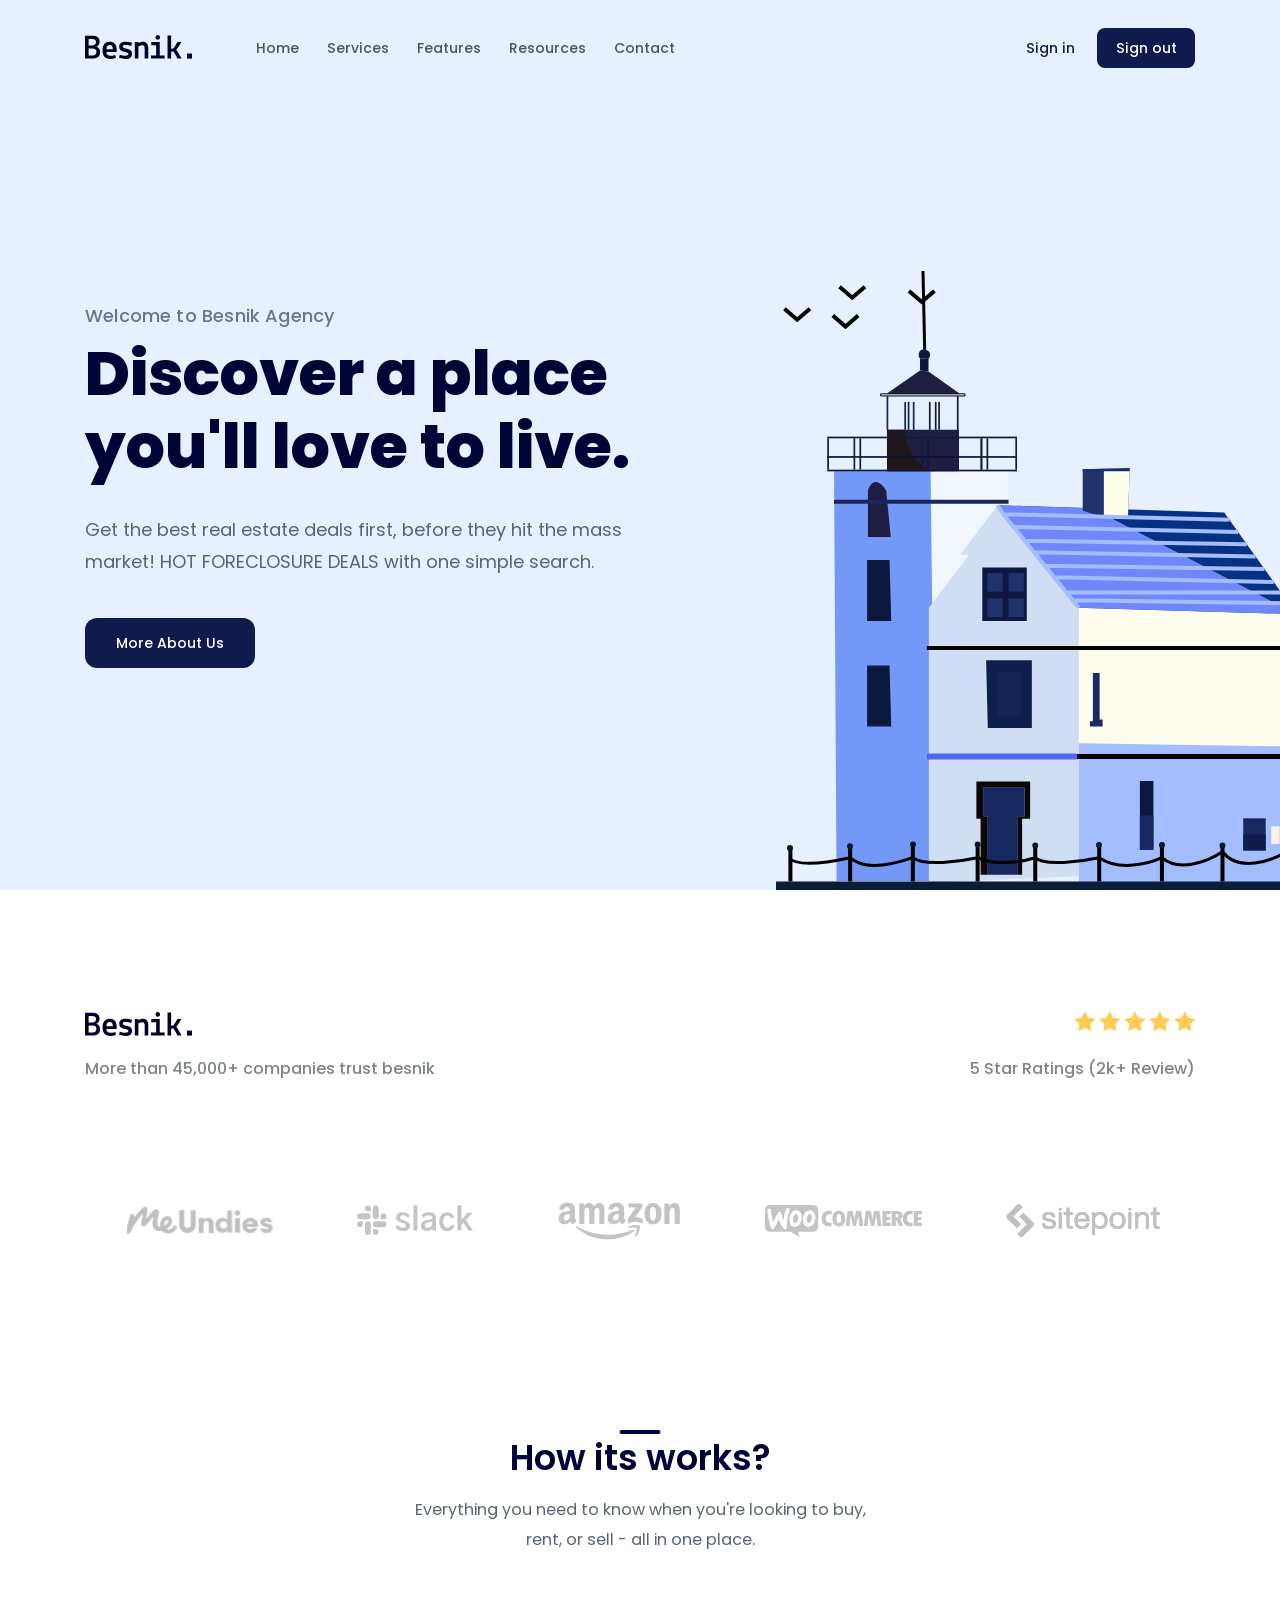
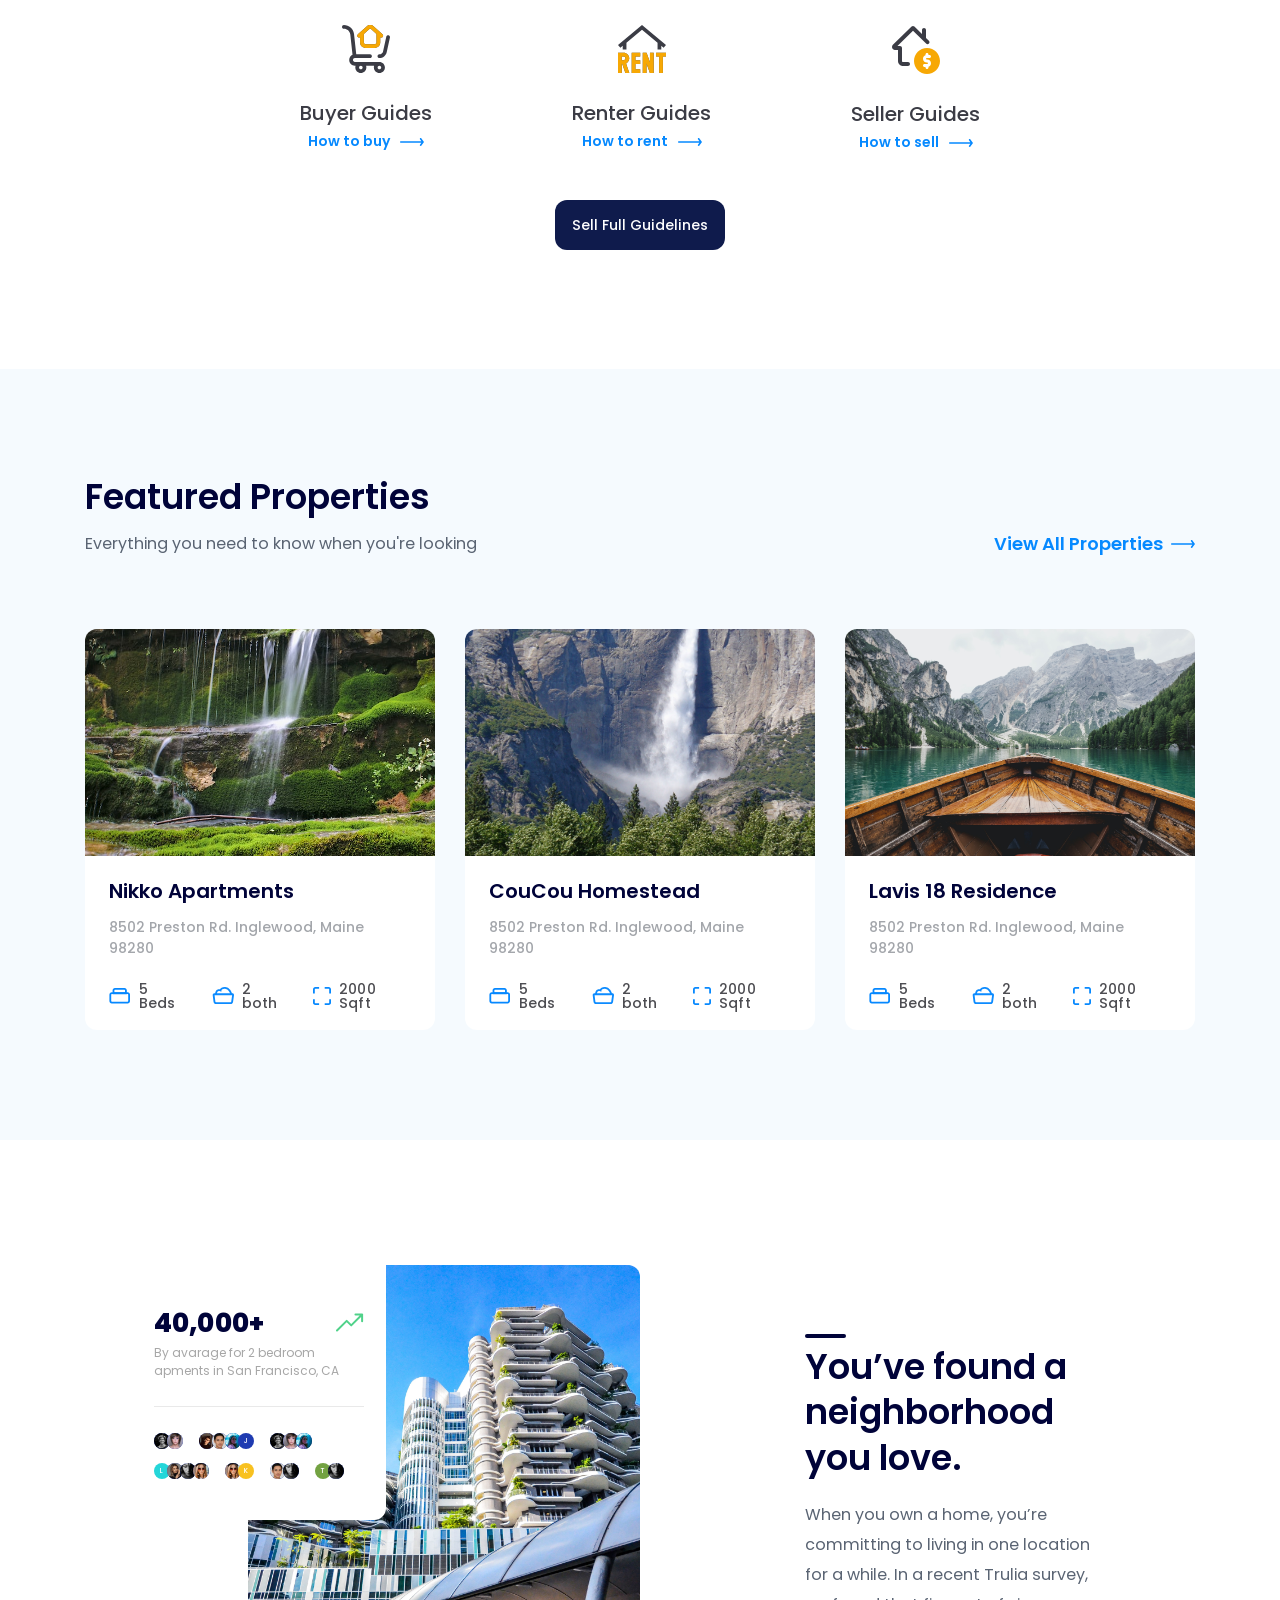
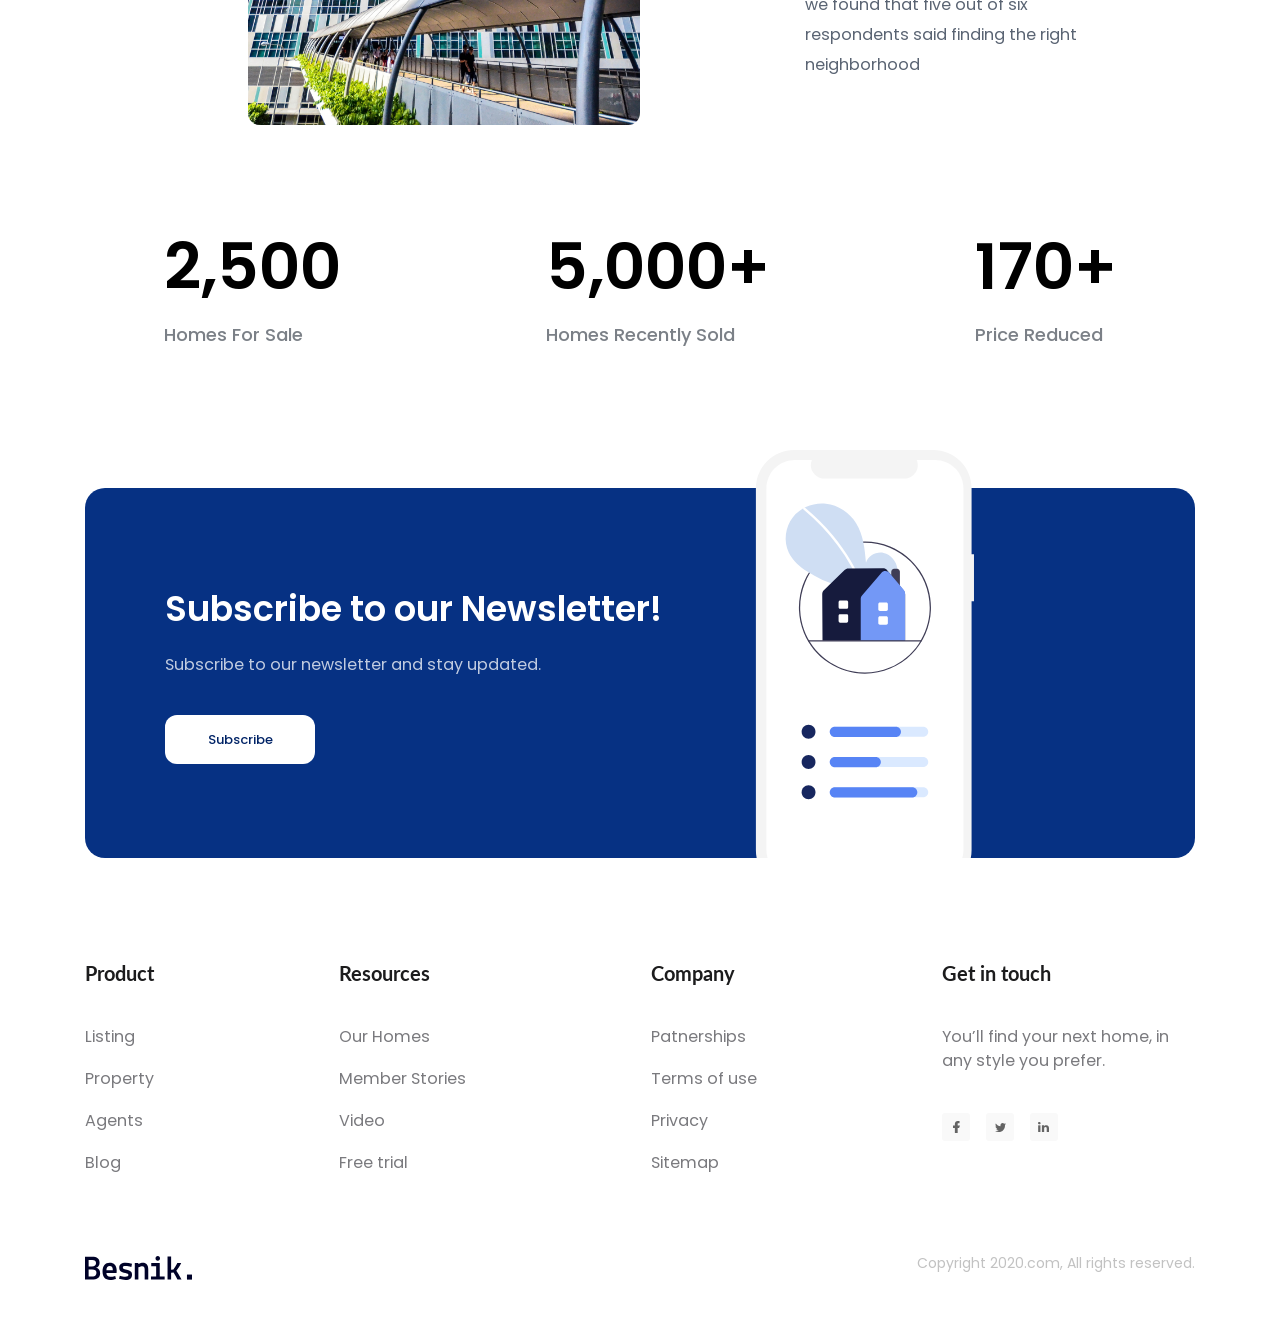
<file: index.html>
<!DOCTYPE html>
<html lang="en">
    <head>
        <meta charset="UTF-8" />
        <meta http-equiv="X-UA-Compatible" content="IE=edge" />
        <meta name="viewport" content="width=device-width, initial-scale=1.0" />
        <link rel="stylesheet" href="./assets/css/reset.css" />
        <link rel="preconnect" href="https://fonts.googleapis.com" />
        <link rel="preconnect" href="https://fonts.gstatic.com" crossorigin />
        <link
            href="https://fonts.googleapis.com/css2?family=Lato:wght@700&display=swap"
            rel="stylesheet"
        />
        <link rel="stylesheet" href="./assets/font/stylesheet.css" />
        <link rel="stylesheet" href="./assets/css/style.css" />
        <title>Project 1</title>
        <!-- Favicon -->
        <link
            rel="apple-touch-icon"
            sizes="57x57"
            href="./assets/favicon/apple-icon-57x57.png"
        />
        <link
            rel="apple-touch-icon"
            sizes="60x60"
            href="./assets/favicon/apple-icon-60x60.png"
        />
        <link
            rel="apple-touch-icon"
            sizes="72x72"
            href="./assets/favicon/apple-icon-72x72.png"
        />
        <link
            rel="apple-touch-icon"
            sizes="76x76"
            href="./assets/favicon/apple-icon-76x76.png"
        />
        <link
            rel="apple-touch-icon"
            sizes="114x114"
            href="./assets/favicon/apple-icon-114x114.png"
        />
        <link
            rel="apple-touch-icon"
            sizes="120x120"
            href="./assets/favicon/apple-icon-120x120.png"
        />
        <link
            rel="apple-touch-icon"
            sizes="144x144"
            href="./assets/favicon/apple-icon-144x144.png"
        />
        <link
            rel="apple-touch-icon"
            sizes="152x152"
            href="./assets/favicon/apple-icon-152x152.png"
        />
        <link
            rel="apple-touch-icon"
            sizes="180x180"
            href="./assets/favicon/apple-icon-180x180.png"
        />
        <link
            rel="icon"
            type="image/png"
            sizes="192x192"
            href="./assets/favicon/android-icon-192x192.png"
        />
        <link
            rel="icon"
            type="image/png"
            sizes="32x32"
            href="./assets/favicon/favicon-32x32.png"
        />
        <link
            rel="icon"
            type="image/png"
            sizes="96x96"
            href="./assets/favicon/favicon-96x96.png"
        />
        <link
            rel="icon"
            type="image/png"
            sizes="16x16"
            href="./assets/favicon/favicon-16x16.png"
        />
        <link rel="manifest" href="./assets/favicon/manifest.json" />
        <meta name="msapplication-TileColor" content="#ffffff" />
        <meta
            name="msapplication-TileImage"
            content="./assets/favicon/ms-icon-144x144.png"
        />
        <meta name="theme-color" content="#ffffff" />
    </head>
    <body>
        <script src="./assets/JS/jquery-3.6.3.min.js"></script>
        <script src="./project1.js"></script>
        <!-- Header -->
        <header class="stick-header">
            <div class="content">
                <nav class="navbar">
                    <!-- Logo -->
                    <a href="#"
                        ><img src="./assets/image/Logo.svg" alt="Besnik."
                    /></a>
                    <!-- Navigation -->
                    <ul>
                        <li class="home"><a href="#">Home</a></li>
                        <li class="services">
                            <a href="#services">Services</a>
                        </li>
                        <li class="features">
                            <a href="#features">Features</a>
                        </li>
                        <li class="resources">
                            <a href="#resources">Resources</a>
                        </li>
                        <li class="contact"><a href="#contact">Contact</a></li>
                    </ul>
                    <!-- Action -->
                    <div class="action">
                        <a href="#!" class="action-link">Sign in</a>
                        <a href="#!" class="btn btn-action">Sign out</a>
                    </div>
                </nav>
            </div>
        </header>
        <div class="hero-wrap">
            <div class="content">
                <!-- Hero -->
                <div class="infor">
                    <p class="sub-title">Welcome to Besnik Agency</p>
                    <h1 class="title">Discover a place you'll love to live.</h1>
                    <p class="desc">
                        Get the best real estate deals first, before they hit
                        the mass market! HOT FORECLOSURE DEALS with one simple
                        search.
                    </p>
                    <a href="#!" class="btn hero-cta">More About Us</a>
                </div>
                <img
                    src="./assets/image/house illustration.svg"
                    alt="Discover a place you'll love to live"
                    class="hero-img"
                />
            </div>
        </div>
        <main>
            <!-- Client -->
            <div class="client">
                <div class="content">
                    <div class="row">
                        <img src="./assets/image/Logo.svg" alt="Besnik." />
                        <div class="star">
                            <img src="./assets/image/Star.svg" alt="star" />
                            <img src="./assets/image/Star.svg" alt="star" />
                            <img src="./assets/image/Star.svg" alt="star" />
                            <img src="./assets/image/Star.svg" alt="star" />
                            <img src="./assets/image/Star.svg" alt="star" />
                        </div>
                    </div>
                    <div class="row">
                        <p class="desc">
                            More than 45,000+ companies trust besnik
                        </p>
                        <p class="desc">5 Star Ratings (2k+ Review)</p>
                    </div>
                    <div class="image">
                        <a href="#!">
                            <img src="./assets/image/logo -1.svg" alt="" />
                        </a>
                        <a href="#!">
                            <img src="./assets/image/logo -2.svg" alt="" />
                        </a>
                        <a href="#!">
                            <img src="./assets/image/logo -3.svg" alt="" />
                        </a>
                        <a href="#!">
                            <img src="./assets/image/logo -4.svg" alt="" />
                        </a>
                        <a href="#!">
                            <img src="./assets/image/logo -5.svg" alt="" />
                        </a>
                    </div>
                </div>
            </div>

            <!-- Guide -->
            <div id="services" class="guide">
                <div class="content">
                    <h2 class="sub-title">How its works?</h2>
                    <p class="desc">
                        Everything you need to know when you're looking to buy,
                        rent, or sell - all in one place.
                    </p>

                    <ul class="list-guide">
                        <li class="guide-item">
                            <img
                                src="./assets/image/Buyer.svg"
                                alt="Buyer"
                                class="icon"
                            />
                            <h3 class="title">Buyer Guides</h3>
                            <a href="#!" class="link">
                                <span>How to buy</span>
                                <img
                                    src="./assets/image/arrow-right.svg"
                                    alt="Arrow"
                                    class="arrow"
                                />
                            </a>
                        </li>

                        <li class="guide-item">
                            <img
                                src="./assets/image/renter.svg"
                                alt="Renter"
                                class="icon"
                            />
                            <h3 class="title">Renter Guides</h3>
                            <a href="#!" class="link">
                                <span>How to rent</span>
                                <img
                                    src="./assets/image/arrow-right.svg"
                                    alt="Arrow"
                                    class="arrow"
                                />
                            </a>
                        </li>

                        <li class="guide-item">
                            <img
                                src="./assets/image/seller.svg"
                                alt="Buyer"
                                class="icon"
                            />
                            <h3 class="title">Seller Guides</h3>
                            <a href="#!" class="link">
                                <span>How to sell</span>
                                <img
                                    src="./assets/image/arrow-right.svg"
                                    alt="Arrow"
                                    class="arrow"
                                />
                            </a>
                        </li>
                    </ul>
                    <div class="guide-cta">
                        <a href="#!" class="btn">Sell Full Guidelines</a>
                    </div>
                </div>
            </div>

            <!-- Featured -->
            <div class="featured" id="features">
                <div class="content">
                    <header>
                        <h2 class="sub-title">Featured Properties</h2>
                        <div class="row">
                            <p class="desc">
                                Everything you need to know when you're looking
                            </p>
                            <a href="#!" class="link">
                                <span>View All Properties</span>
                                <img
                                    src="./assets/image/arrow-right.svg"
                                    alt="arrow"
                                    class="arrow"
                                />
                            </a>
                        </div>
                    </header>
                    <div class="list">
                        <!-- Feature 1 -->
                        <div class="item">
                            <a href="#!">
                                <img
                                    src="./assets/image/picture6.jpg"
                                    alt="picture1"
                                    class="thumb"
                                />
                            </a>
                            <div class="body">
                                <h3 class="title line-clamp">
                                    <a href="#!">Nikko Apartments</a>
                                </h3>
                                <p class="desc line-clamp">
                                    8502 Preston Rd. Inglewood, Maine 98280
                                </p>
                                <div class="info">
                                    <img
                                        src="./assets/image/icon1.svg"
                                        alt="icon1"
                                        class="icon"
                                    />
                                    <span class="label">5 Beds</span>
                                    <img
                                        src="./assets/image/icon2.svg"
                                        alt="icon1"
                                        class="icon"
                                    />
                                    <span class="label">2 both</span>
                                    <img
                                        src="./assets/image/icon3.svg"
                                        alt="icon1"
                                        class="icon"
                                    />
                                    <span class="label">2000 Sqft</span>
                                </div>
                            </div>
                        </div>
                        <!-- Feature 2 -->
                        <div class="item">
                            <a href="#!">
                                <img
                                    src="./assets/image/picture7.jpg"
                                    alt="picture1"
                                    class="thumb"
                                />
                            </a>
                            <div class="body">
                                <h3 class="title line-clamp">
                                    <a href="#!">CouCou Homestead</a>
                                </h3>
                                <p class="desc line-clamp">
                                    8502 Preston Rd. Inglewood, Maine 98280
                                </p>
                                <div class="info">
                                    <img
                                        src="./assets/image/icon1.svg"
                                        alt="icon1"
                                        class="icon"
                                    />
                                    <span class="label">5 Beds</span>
                                    <img
                                        src="./assets/image/icon2.svg"
                                        alt="icon1"
                                        class="icon"
                                    />
                                    <span class="label">2 both</span>
                                    <img
                                        src="./assets/image/icon3.svg"
                                        alt="icon1"
                                        class="icon"
                                    />
                                    <span class="label">2000 Sqft</span>
                                </div>
                            </div>
                        </div>
                        <!-- Feature 3 -->
                        <div class="item">
                            <a href="#!">
                                <img
                                    src="./assets/image/picture8.jpg"
                                    alt="picture1"
                                    class="thumb"
                                />
                            </a>
                            <div class="body">
                                <h3 class="title line-clamp">
                                    <a href="#!">Lavis 18 Residence</a>
                                </h3>
                                <p class="desc line-clamp">
                                    8502 Preston Rd. Inglewood, Maine 98280
                                </p>
                                <div class="info">
                                    <img
                                        src="./assets/image/icon1.svg"
                                        alt="icon1"
                                        class="icon"
                                    />
                                    <span class="label">5 Beds</span>
                                    <img
                                        src="./assets/image/icon2.svg"
                                        alt="icon1"
                                        class="icon"
                                    />
                                    <span class="label">2 both</span>
                                    <img
                                        src="./assets/image/icon3.svg"
                                        alt="icon1"
                                        class="icon"
                                    />
                                    <span class="label">2000 Sqft</span>
                                </div>
                            </div>
                        </div>
                    </div>
                </div>
            </div>

            <!-- Stats -->
            <div class="stats" id="resources">
                <div class="content">
                    <div class="row">
                        <div class="img-block">
                            <img
                                class="image"
                                src="./assets/image/picture10.jpg"
                                alt="You’ve found a neighborhood you love."
                            />
                            <!-- Trend -->
                            <div class="trend">
                                <div class="row">
                                    <strong class="value">40,000+</strong>
                                    <img
                                        src="./assets/image/Vector 120.svg"
                                        alt=""
                                        class="icon"
                                    />
                                </div>
                                <p class="desc">
                                    By avarage for 2 bedroom apments in San
                                    Francisco, CA
                                </p>
                                <div class="separate"></div>
                                <div class="avatar-box">
                                    <div class="avatar-group">
                                        <img
                                            src="./assets/image/avatar-1.jpeg"
                                            alt=""
                                            class="avatar"
                                        />
                                        <img
                                            src="./assets/image/avatar-2.jpg"
                                            alt=""
                                            class="avatar"
                                        />
                                    </div>
                                    <div class="avatar-group">
                                        <img
                                            src="./assets/image/avatar-3.jpg"
                                            alt=""
                                            class="avatar"
                                        />
                                        <img
                                            src="./assets/image/avatar-9.jpg"
                                            alt=""
                                            class="avatar"
                                        />
                                        <img
                                            src="./assets/image/avatar-5.jpg"
                                            alt=""
                                            class="avatar"
                                        />
                                        <div class="avatar">J</div>
                                    </div>
                                    <div class="avatar-group">
                                        <img
                                            src="./assets/image/avatar-1.jpeg"
                                            alt=""
                                            class="avatar"
                                        />
                                        <img
                                            src="./assets/image/avatar-2.jpg"
                                            alt=""
                                            class="avatar"
                                        />
                                        <img
                                            src="./assets/image/avatar-5.jpg"
                                            alt=""
                                            class="avatar"
                                        />
                                    </div>
                                    <div class="avatar-group">
                                        <div
                                            class="avatar"
                                            style="--bg-color: #24d6d9"
                                        >
                                            L
                                        </div>
                                        <img
                                            src="./assets/image/avatar-8.jpg"
                                            alt=""
                                            class="avatar"
                                        />
                                        <img
                                            src="./assets/image/avatar-6.jpeg"
                                            alt=""
                                            class="avatar"
                                        />
                                        <img
                                            src="./assets/image/avatar-10.jpg"
                                            alt=""
                                            class="avatar"
                                        />
                                    </div>
                                    <div class="avatar-group">
                                        <img
                                            src="./assets/image/avatar-10.jpg"
                                            alt=""
                                            class="avatar"
                                        />
                                        <div
                                            class="avatar"
                                            style="--bg-color: #f8c120"
                                        >
                                            K
                                        </div>
                                    </div>
                                    <div class="avatar-group">
                                        <img
                                            src="./assets/image/avatar-9.jpg"
                                            alt=""
                                            class="avatar"
                                        />
                                        <img
                                            src="./assets/image/avatar-6.jpeg"
                                            alt=""
                                            class="avatar"
                                        />
                                    </div>
                                    <div class="avatar-group">
                                        <div
                                            class="avatar"
                                            style="--bg-color: #73a242"
                                        >
                                            T
                                        </div>
                                        <img
                                            src="./assets/image/avatar-6.jpeg"
                                            alt=""
                                            class="avatar"
                                        />
                                    </div>
                                </div>
                            </div>
                        </div>
                        <div class="info-block">
                            <h2 class="sub-title">
                                You’ve found a neighborhood you love.
                            </h2>
                            <p class="desc">
                                When you own a home, you’re committing to living
                                in one location for a while. In a recent Trulia
                                survey, we found that five out of six
                                respondents said finding the right neighborhood
                            </p>
                        </div>
                    </div>
                    <div class="row row-qyt">
                        <div class="qyt-item">
                            <strong class="qyt">2,500</strong>
                            <p class="qyt-desc">Homes For Sale</p>
                        </div>
                        <div class="qyt-item">
                            <strong class="qyt">5,000+</strong>
                            <p class="qyt-desc">Homes Recently Sold</p>
                        </div>
                        <div class="qyt-item">
                            <strong class="qyt">170+</strong>
                            <p class="qyt-desc">Price Reduced</p>
                        </div>
                    </div>
                </div>
            </div>

            <!-- Subscription -->
            <div class="subscription" id="contact">
                <div class="content">
                    <div class="body">
                        <div class="info">
                            <h2 class="sub-title line-clamp">
                                Subscribe to our Newsletter!
                            </h2>
                            <p class="desc line-clamp" style="--line-clamp: 3">
                                Subscribe to our newsletter and stay updated.
                            </p>
                            <a href="#!" class="btn">Subscribe</a>
                        </div>
                        <img
                            src="./assets/image/home.svg"
                            alt="Subscribe to our Newsletter!"
                            class="image"
                        />
                    </div>
                </div>
            </div>
        </main>
        <!-- Footer -->
        <footer class="footer">
            <div class="content">
                <div class="row row-top">
                    <!-- Product column -->
                    <div class="column">
                        <h3 class="heading">Product</h3>
                        <ul class="list">
                            <li class="item">
                                <a href="" class="link">Listing</a>
                            </li>
                            <li class="item">
                                <a href="" class="link">Property</a>
                            </li>
                            <li class="item">
                                <a href="" class="link">Agents</a>
                            </li>
                            <li class="item">
                                <a href="" class="link">Blog</a>
                            </li>
                        </ul>
                    </div>
                    <!-- Resources column -->
                    <div class="column">
                        <h3 class="heading">Resources</h3>
                        <ul class="list">
                            <li class="item">
                                <a href="" class="link">Our Homes</a>
                            </li>
                            <li class="item">
                                <a href="" class="link">Member Stories</a>
                            </li>
                            <li class="item">
                                <a href="" class="link">Video</a>
                            </li>
                            <li class="item">
                                <a href="" class="link">Free trial</a>
                            </li>
                        </ul>
                    </div>
                    <!-- Company column -->
                    <div class="column">
                        <h3 class="heading">Company</h3>
                        <ul class="list">
                            <li class="item">
                                <a href="" class="link">Patnerships</a>
                            </li>
                            <li class="item">
                                <a href="" class="link">Terms of use</a>
                            </li>
                            <li class="item">
                                <a href="" class="link">Privacy</a>
                            </li>
                            <li class="item">
                                <a href="" class="link">Sitemap</a>
                            </li>
                        </ul>
                    </div>
                    <!-- Get in touch column -->
                    <div class="column">
                        <h3 class="heading">Get in touch</h3>
                        <p class="desc">
                            You’ll find your next home, in any style you prefer.
                        </p>
                        <div class="icon-link">
                            <a href="" class="social-link">
                                <img src="./assets/image/Facebook.svg" alt="" />
                            </a>
                            <a href="" class="social-link">
                                <img src="./assets/image/Twitter.svg" alt="" />
                            </a>
                            <a href="" class="social-link">
                                <img src="./assets/image/inlink.svg" alt="" />
                            </a>
                        </div>
                    </div>
                </div>
                <div class="row row-bottom">
                    <img src="./assets/image/Logo.svg" alt="Besnik." />
                    <p class="copy-right">
                        Copyright 2020.com, All rights reserved.
                    </p>
                </div>
            </div>
        </footer>
    </body>
</html>
</file>
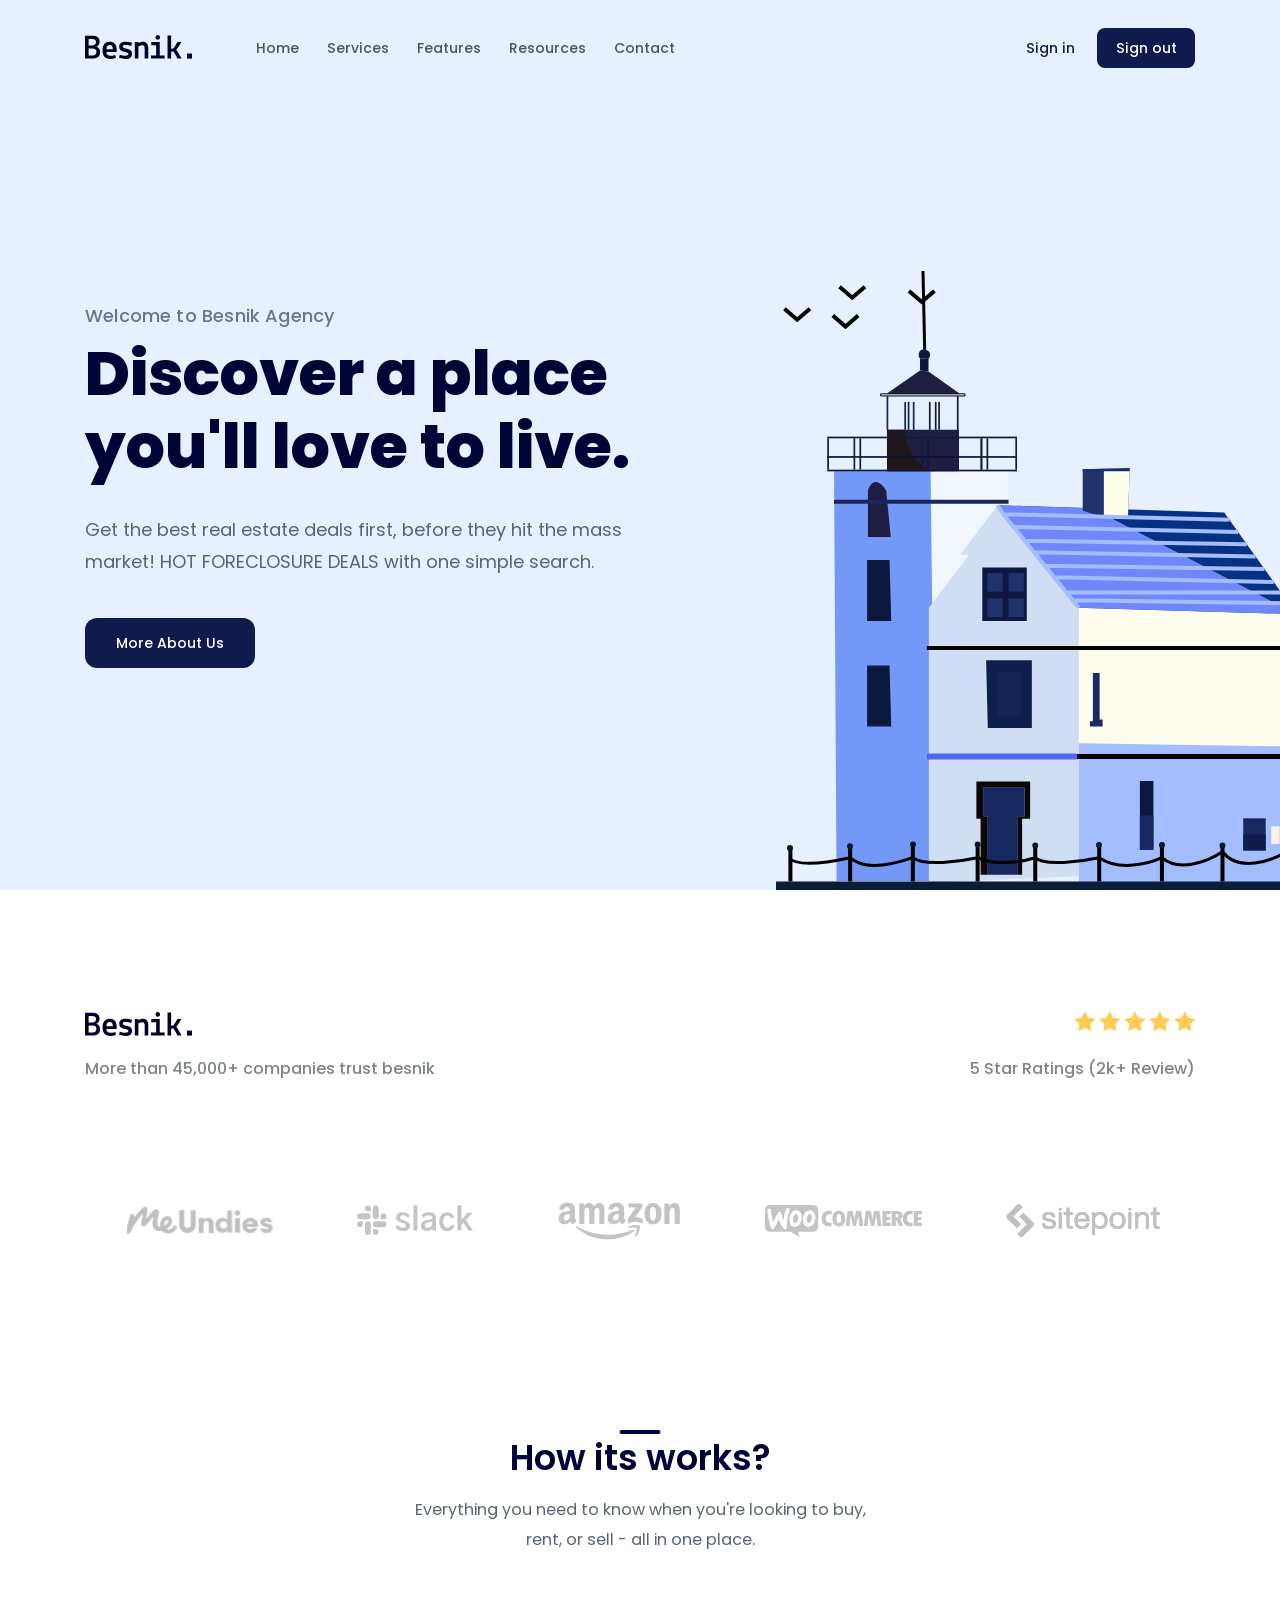
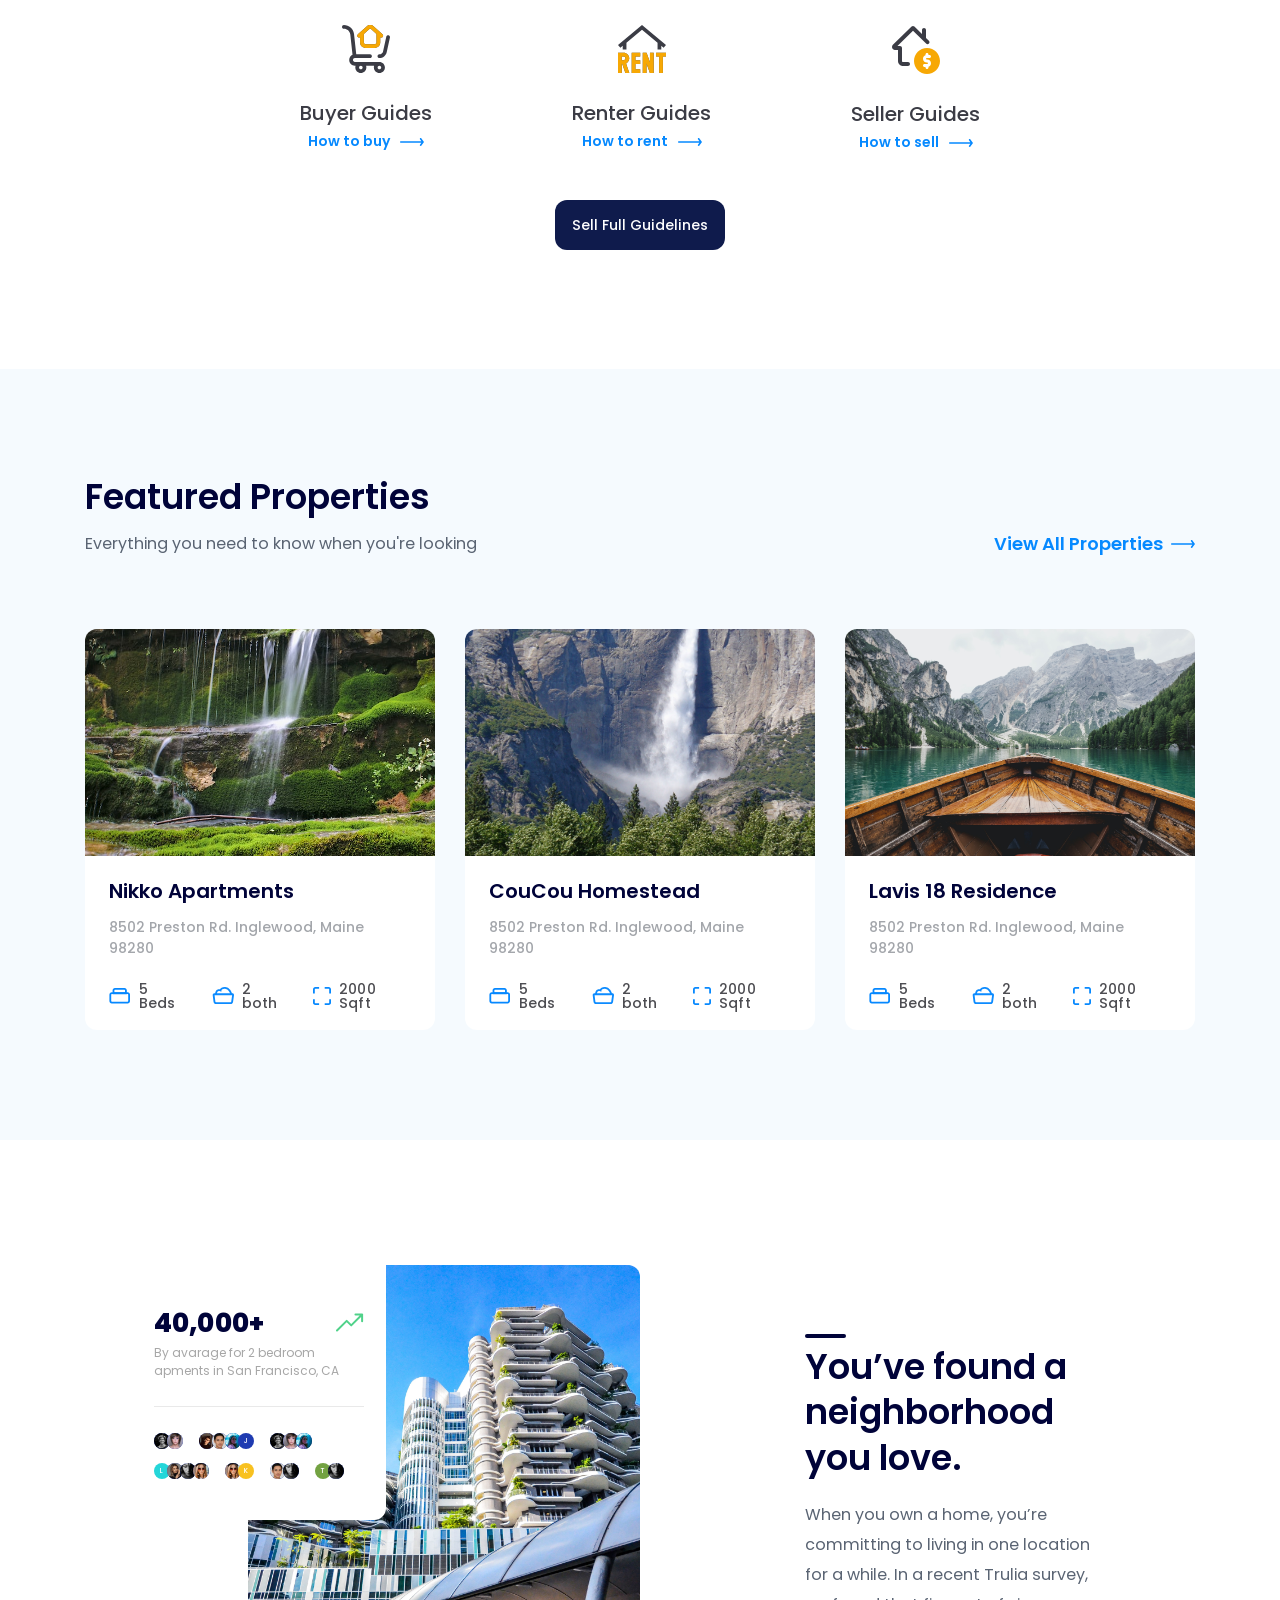
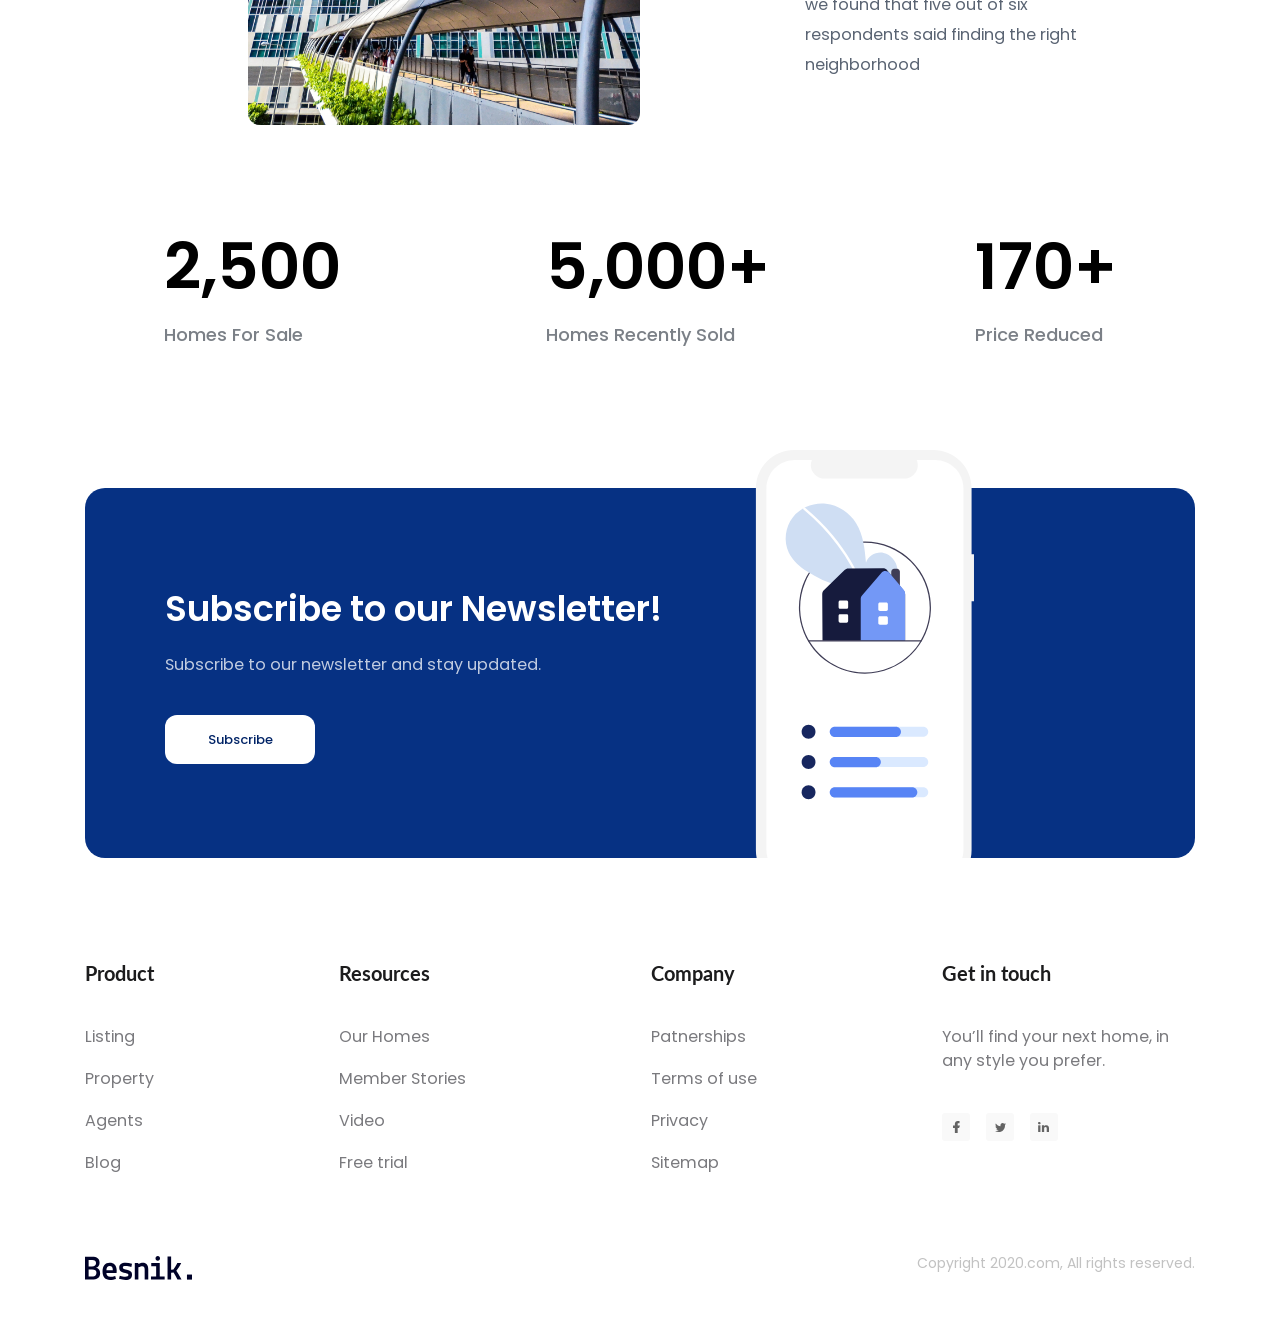
<file: idex.html>
<!DOCTYPE html>
<html lang="en">
    <head>
        <meta charset="UTF-8" />
        <meta http-equiv="X-UA-Compatible" content="IE=edge" />
        <meta name="viewport" content="width=device-width, initial-scale=1.0" />
        <link rel="stylesheet" href="./assets/css/reset.css" />
        <link rel="preconnect" href="https://fonts.googleapis.com" />
        <link rel="preconnect" href="https://fonts.gstatic.com" crossorigin />
        <link
            href="https://fonts.googleapis.com/css2?family=Lato:wght@700&display=swap"
            rel="stylesheet"
        />
        <link rel="stylesheet" href="./assets/font/stylesheet.css" />
        <link rel="stylesheet" href="./assets/css/style.css" />
        <title>Project 1</title>
    </head>
    <body>
        <main>
            <!-- Header -->
            <header class="stick-header">
                <div class="content">
                    <nav class="navbar">
                        <!-- Logo -->
                        <a href="#"
                            ><img src="./assets/image/Logo.svg" alt="Besnik."
                        /></a>
                        <!-- Navigation -->
                        <ul>
                            <li><a href="#">Home</a></li>
                            <li><a href="#services">Services</a></li>
                            <li><a href="#features">Features</a></li>
                            <li><a href="#resources">Resources</a></li>
                            <li><a href="#contact">Contact</a></li>
                        </ul>
                        <!-- Action -->
                        <div class="action">
                            <a href="#!" class="action-link">Sign in</a>
                            <a href="#!" class="btn btn-action">Sign out</a>
                        </div>
                    </nav>
                </div>
            </header>
            <div class="hero-wrap">
                <div class="content">
                    <!-- Hero -->
                    <div class="infor">
                        <p class="sub-title">Welcome to Besnik Agency</p>
                        <h1 class="title">
                            Discover a place you'll love to live.
                        </h1>
                        <p class="desc">
                            Get the best real estate deals first, before they
                            hit the mass market! HOT FORECLOSURE DEALS with one
                            simple search.
                        </p>
                        <a href="#!" class="btn hero-cta">More About Us</a>
                    </div>
                    <img
                        src="./assets/image/house illustration.svg"
                        alt="Discover a place you'll love to live"
                        class="hero-img"
                    />
                </div>
            </div>

            <!-- Client -->
            <div class="client">
                <div class="content">
                    <div class="row">
                        <img src="./assets/image/Logo.svg" alt="Besnik." />
                        <div class="star">
                            <img src="./assets/image/Star.svg" alt="star" />
                            <img src="./assets/image/Star.svg" alt="star" />
                            <img src="./assets/image/Star.svg" alt="star" />
                            <img src="./assets/image/Star.svg" alt="star" />
                            <img src="./assets/image/Star.svg" alt="star" />
                        </div>
                    </div>
                    <div class="row">
                        <p class="desc">
                            More than 45,000+ companies trust besnik
                        </p>
                        <p class="desc">5 Star Ratings (2k+ Review)</p>
                    </div>
                    <div class="image">
                        <a href="#!">
                            <img src="./assets/image/logo -1.svg" alt="" />
                        </a>
                        <a href="#!">
                            <img src="./assets/image/logo -2.svg" alt="" />
                        </a>
                        <a href="#!">
                            <img src="./assets/image/logo -3.svg" alt="" />
                        </a>
                        <a href="#!">
                            <img src="./assets/image/logo -4.svg" alt="" />
                        </a>
                        <a href="#!">
                            <img src="./assets/image/logo -5.svg" alt="" />
                        </a>
                    </div>
                </div>
            </div>

            <!-- Guide -->
            <div id="services" class="guide">
                <div class="content">
                    <h2 class="sub-title">How its works?</h2>
                    <p class="desc">
                        Everything you need to know when you're looking to buy,
                        rent, or sell - all in one place.
                    </p>

                    <ul class="list-guide">
                        <li class="guide-item">
                            <img
                                src="./assets/image/Buyer.svg"
                                alt="Buyer"
                                class="icon"
                            />
                            <h3 class="title">Buyer Guides</h3>
                            <a href="#!" class="link">
                                <span>How to buy</span>
                                <img
                                    src="./assets/image/arrow-right.svg"
                                    alt="Arrow"
                                    class="arrow"
                                />
                            </a>
                        </li>

                        <li class="guide-item">
                            <img
                                src="./assets/image/renter.svg"
                                alt="Renter"
                                class="icon"
                            />
                            <h3 class="title">Renter Guides</h3>
                            <a href="#!" class="link">
                                <span>How to rent</span>
                                <img
                                    src="./assets/image/arrow-right.svg"
                                    alt="Arrow"
                                    class="arrow"
                                />
                            </a>
                        </li>

                        <li class="guide-item">
                            <img
                                src="./assets/image/seller.svg"
                                alt="Buyer"
                                class="icon"
                            />
                            <h3 class="title">Seller Guides</h3>
                            <a href="#!" class="link">
                                <span>How to sell</span>
                                <img
                                    src="./assets/image/arrow-right.svg"
                                    alt="Arrow"
                                    class="arrow"
                                />
                            </a>
                        </li>
                    </ul>
                    <div class="guide-cta">
                        <a href="#!" class="btn">Sell Full Guidelines</a>
                    </div>
                </div>
            </div>

            <!-- Featured -->
            <div class="featured" id="features">
                <div class="content">
                    <header>
                        <h2 class="sub-title">Featured Properties</h2>
                        <div class="row">
                            <p class="desc">
                                Everything you need to know when you're looking
                            </p>
                            <a href="#!" class="link">
                                <span>View All Properties</span>
                                <img
                                    src="./assets/image/arrow-right.svg"
                                    alt="arrow"
                                    class="arrow"
                                />
                            </a>
                        </div>
                    </header>
                    <div class="list">
                        <!-- Feature 1 -->
                        <div class="item">
                            <a href="#!">
                                <img
                                    src="./assets/image/picture6.jpg"
                                    alt="picture1"
                                    class="thumb"
                                />
                            </a>
                            <div class="body">
                                <h3 class="title line-clamp">
                                    <a href="#!">Nikko Apartments</a>
                                </h3>
                                <p class="desc line-clamp">
                                    8502 Preston Rd. Inglewood, Maine 98280
                                </p>
                                <div class="info">
                                    <img
                                        src="./assets/image/icon1.svg"
                                        alt="icon1"
                                        class="icon"
                                    />
                                    <span class="label">5 Beds</span>
                                    <img
                                        src="./assets/image/icon2.svg"
                                        alt="icon1"
                                        class="icon"
                                    />
                                    <span class="label">2 both</span>
                                    <img
                                        src="./assets/image/icon3.svg"
                                        alt="icon1"
                                        class="icon"
                                    />
                                    <span class="label">2000 Sqft</span>
                                </div>
                            </div>
                        </div>
                        <!-- Feature 2 -->
                        <div class="item">
                            <a href="#!">
                                <img
                                    src="./assets/image/picture7.jpg"
                                    alt="picture1"
                                    class="thumb"
                                />
                            </a>
                            <div class="body">
                                <h3 class="title line-clamp">
                                    <a href="#!">CouCou Homestead</a>
                                </h3>
                                <p class="desc line-clamp">
                                    8502 Preston Rd. Inglewood, Maine 98280
                                </p>
                                <div class="info">
                                    <img
                                        src="./assets/image/icon1.svg"
                                        alt="icon1"
                                        class="icon"
                                    />
                                    <span class="label">5 Beds</span>
                                    <img
                                        src="./assets/image/icon2.svg"
                                        alt="icon1"
                                        class="icon"
                                    />
                                    <span class="label">2 both</span>
                                    <img
                                        src="./assets/image/icon3.svg"
                                        alt="icon1"
                                        class="icon"
                                    />
                                    <span class="label">2000 Sqft</span>
                                </div>
                            </div>
                        </div>
                        <!-- Feature 3 -->
                        <div class="item">
                            <a href="#!">
                                <img
                                    src="./assets/image/picture8.jpg"
                                    alt="picture1"
                                    class="thumb"
                                />
                            </a>
                            <div class="body">
                                <h3 class="title line-clamp">
                                    <a href="#!">Lavis 18 Residence</a>
                                </h3>
                                <p class="desc line-clamp">
                                    8502 Preston Rd. Inglewood, Maine 98280
                                </p>
                                <div class="info">
                                    <img
                                        src="./assets/image/icon1.svg"
                                        alt="icon1"
                                        class="icon"
                                    />
                                    <span class="label">5 Beds</span>
                                    <img
                                        src="./assets/image/icon2.svg"
                                        alt="icon1"
                                        class="icon"
                                    />
                                    <span class="label">2 both</span>
                                    <img
                                        src="./assets/image/icon3.svg"
                                        alt="icon1"
                                        class="icon"
                                    />
                                    <span class="label">2000 Sqft</span>
                                </div>
                            </div>
                        </div>
                    </div>
                </div>
            </div>

            <!-- Stats -->
            <div class="stats" id="resources">
                <div class="content">
                    <div class="row">
                        <div class="img-block">
                            <img
                                class="image"
                                src="./assets/image/picture10.jpg"
                                alt="You’ve found a neighborhood you love."
                            />
                            <!-- Trend -->
                            <div class="trend">
                                <div class="row">
                                    <strong class="value">40,000+</strong>
                                    <img
                                        src="./assets/image/Vector 120.svg"
                                        alt=""
                                        class="icon"
                                    />
                                </div>
                                <p class="desc">
                                    By avarage for 2 bedroom apments in San
                                    Francisco, CA
                                </p>
                                <div class="separate"></div>
                                <div class="avatar-box">
                                    <div class="avatar-group">
                                        <img
                                            src="./assets/image/avatar-1.jpeg"
                                            alt=""
                                            class="avatar"
                                        />
                                        <img
                                            src="./assets/image/avatar-2.jpg"
                                            alt=""
                                            class="avatar"
                                        />
                                    </div>
                                    <div class="avatar-group">
                                        <img
                                            src="./assets/image/avatar-3.jpg"
                                            alt=""
                                            class="avatar"
                                        />
                                        <img
                                            src="./assets/image/avatar-9.jpg"
                                            alt=""
                                            class="avatar"
                                        />
                                        <img
                                            src="./assets/image/avatar-5.jpg"
                                            alt=""
                                            class="avatar"
                                        />
                                        <div class="avatar">J</div>
                                    </div>
                                    <div class="avatar-group">
                                        <img
                                            src="./assets/image/avatar-1.jpeg"
                                            alt=""
                                            class="avatar"
                                        />
                                        <img
                                            src="./assets/image/avatar-2.jpg"
                                            alt=""
                                            class="avatar"
                                        />
                                        <img
                                            src="./assets/image/avatar-5.jpg"
                                            alt=""
                                            class="avatar"
                                        />
                                    </div>
                                    <div class="avatar-group">
                                        <div
                                            class="avatar"
                                            style="--bg-color: #24d6d9"
                                        >
                                            L
                                        </div>
                                        <img
                                            src="./assets/image/avatar-8.jpg"
                                            alt=""
                                            class="avatar"
                                        />
                                        <img
                                            src="./assets/image/avatar-6.jpeg"
                                            alt=""
                                            class="avatar"
                                        />
                                        <img
                                            src="./assets/image/avatar-10.jpg"
                                            alt=""
                                            class="avatar"
                                        />
                                    </div>
                                    <div class="avatar-group">
                                        <img
                                            src="./assets/image/avatar-10.jpg"
                                            alt=""
                                            class="avatar"
                                        />
                                        <div
                                            class="avatar"
                                            style="--bg-color: #f8c120"
                                        >
                                            K
                                        </div>
                                    </div>
                                    <div class="avatar-group">
                                        <img
                                            src="./assets/image/avatar-9.jpg"
                                            alt=""
                                            class="avatar"
                                        />
                                        <img
                                            src="./assets/image/avatar-6.jpeg"
                                            alt=""
                                            class="avatar"
                                        />
                                    </div>
                                    <div class="avatar-group">
                                        <div
                                            class="avatar"
                                            style="--bg-color: #73a242"
                                        >
                                            T
                                        </div>
                                        <img
                                            src="./assets/image/avatar-6.jpeg"
                                            alt=""
                                            class="avatar"
                                        />
                                    </div>
                                </div>
                            </div>
                        </div>
                        <div class="info-block">
                            <h2 class="sub-title">
                                You’ve found a neighborhood you love.
                            </h2>
                            <p class="desc">
                                When you own a home, you’re committing to living
                                in one location for a while. In a recent Trulia
                                survey, we found that five out of six
                                respondents said finding the right neighborhood
                            </p>
                        </div>
                    </div>
                    <div class="row row-qyt">
                        <div class="qyt-item">
                            <strong class="qyt">2,500</strong>
                            <p class="qyt-desc">Homes For Sale</p>
                        </div>
                        <div class="qyt-item">
                            <strong class="qyt">5,000+</strong>
                            <p class="qyt-desc">Homes Recently Sold</p>
                        </div>
                        <div class="qyt-item">
                            <strong class="qyt">170+</strong>
                            <p class="qyt-desc">Price Reduced</p>
                        </div>
                    </div>
                </div>
            </div>

            <!-- Subscription -->
            <div class="subscription" id="contact">
                <div class="content">
                    <div class="body">
                        <div class="info">
                            <h2 class="sub-title line-clamp">
                                Subscribe to our Newsletter!
                            </h2>
                            <p class="desc line-clamp" style="--line-clamp: 3">
                                Subscribe to our newsletter and stay updated.
                            </p>
                            <a href="#!" class="btn">Subscribe</a>
                        </div>
                        <img
                            src="./assets/image/home.svg"
                            alt="Subscribe to our Newsletter!"
                            class="image"
                        />
                    </div>
                </div>
            </div>

            <!-- Footer -->
            <footer class="footer">
                <div class="content">
                    <div class="row row-top">
                        <!-- Product column -->
                        <div class="column">
                            <h3 class="heading">Product</h3>
                            <ul class="list">
                                <li class="item">
                                    <a href="" class="link">Listing</a>
                                </li>
                                <li class="item">
                                    <a href="" class="link">Property</a>
                                </li>
                                <li class="item">
                                    <a href="" class="link">Agents</a>
                                </li>
                                <li class="item">
                                    <a href="" class="link">Blog</a>
                                </li>
                            </ul>
                        </div>
                        <!-- Resources column -->
                        <div class="column">
                            <h3 class="heading">Resources</h3>
                            <ul class="list">
                                <li class="item">
                                    <a href="" class="link">Our Homes</a>
                                </li>
                                <li class="item">
                                    <a href="" class="link">Member Stories</a>
                                </li>
                                <li class="item">
                                    <a href="" class="link">Video</a>
                                </li>
                                <li class="item">
                                    <a href="" class="link">Free trial</a>
                                </li>
                            </ul>
                        </div>
                        <!-- Company column -->
                        <div class="column">
                            <h3 class="heading">Company</h3>
                            <ul class="list">
                                <li class="item">
                                    <a href="" class="link">Patnerships</a>
                                </li>
                                <li class="item">
                                    <a href="" class="link">Terms of use</a>
                                </li>
                                <li class="item">
                                    <a href="" class="link">Privacy</a>
                                </li>
                                <li class="item">
                                    <a href="" class="link">Sitemap</a>
                                </li>
                            </ul>
                        </div>
                        <!-- Get in touch column -->
                        <div class="column">
                            <h3 class="heading">Get in touch</h3>
                            <p class="desc">
                                You’ll find your next home, in any style you
                                prefer.
                            </p>
                            <div class="icon-link">
                                <a href="" class="social-link">
                                    <img
                                        src="./assets/image/Facebook.svg"
                                        alt=""
                                    />
                                </a>
                                <a href="" class="social-link">
                                    <img
                                        src="./assets/image/Twitter.svg"
                                        alt=""
                                    />
                                </a>
                                <a href="" class="social-link">
                                    <img
                                        src="./assets/image/inlink.svg"
                                        alt=""
                                    />
                                </a>
                            </div>
                        </div>
                    </div>
                    <div class="row row-bottom">
                        <img src="./assets/image/Logo.svg" alt="Besnik." />
                        <p class="copy-right">
                            Copyright 2020.com, All rights reserved.
                        </p>
                    </div>
                </div>
            </footer>
        </main>
    </body>
</html>
</file>
<file: assets/font/stylesheet.css>
/* ========================Poppins================================= */
@font-face {
    font-family: 'Poppins';
    src: url('Poppins/Poppins-BlackItalic.woff2') format('woff2'),
        url('Poppins/Poppins-BlackItalic.woff') format('woff');
    font-weight: 900;
    font-style: italic;
    font-display: swap;
}

@font-face {
    font-family: 'Poppins';
    src: url('Poppins/Poppins-Bold.woff2') format('woff2'),
        url('Poppins/Poppins-Bold.woff') format('woff');
    font-weight: bold;
    font-style: normal;
    font-display: swap;
}

@font-face {
    font-family: 'Poppins';
    src: url('Poppins/Poppins-Black.woff2') format('woff2'),
        url('Poppins/Poppins-Black.woff') format('woff');
    font-weight: 900;
    font-style: normal;
    font-display: swap;
}

@font-face {
    font-family: 'Poppins';
    src: url('Poppins/Poppins-BoldItalic.woff2') format('woff2'),
        url('Poppins/Poppins-BoldItalic.woff') format('woff');
    font-weight: bold;
    font-style: italic;
    font-display: swap;
}

@font-face {
    font-family: 'Poppins';
    src: url('Poppins/Poppins-Light.woff2') format('woff2'),
        url('Poppins/Poppins-Light.woff') format('woff');
    font-weight: 300;
    font-style: normal;
    font-display: swap;
}

@font-face {
    font-family: 'Poppins';
    src: url('Poppins/Poppins-ExtraBoldItalic.woff2') format('woff2'),
        url('Poppins/Poppins-ExtraBoldItalic.woff') format('woff');
    font-weight: bold;
    font-style: italic;
    font-display: swap;
}

@font-face {
    font-family: 'Poppins';
    src: url('Poppins/Poppins-Italic.woff2') format('woff2'),
        url('Poppins/Poppins-Italic.woff') format('woff');
    font-weight: normal;
    font-style: italic;
    font-display: swap;
}

@font-face {
    font-family: 'Poppins';
    src: url('Poppins/Poppins-ExtraBold.woff2') format('woff2'),
        url('Poppins/Poppins-ExtraBold.woff') format('woff');
    font-weight: bold;
    font-style: normal;
    font-display: swap;
}

@font-face {
    font-family: 'Poppins';
    src: url('Poppins/Poppins-ExtraLight.woff2') format('woff2'),
        url('Poppins/Poppins-ExtraLight.woff') format('woff');
    font-weight: 200;
    font-style: normal;
    font-display: swap;
}

@font-face {
    font-family: 'Poppins';
    src: url('Poppins/Poppins-ExtraLightItalic.woff2') format('woff2'),
        url('Poppins/Poppins-ExtraLightItalic.woff') format('woff');
    font-weight: 200;
    font-style: italic;
    font-display: swap;
}

@font-face {
    font-family: 'Poppins';
    src: url('Poppins/Poppins-SemiBold.woff2') format('woff2'),
        url('Poppins/Poppins-SemiBold.woff') format('woff');
    font-weight: 600;
    font-style: normal;
    font-display: swap;
}

@font-face {
    font-family: 'Poppins';
    src: url('Poppins/Poppins-MediumItalic.woff2') format('woff2'),
        url('Poppins/Poppins-MediumItalic.woff') format('woff');
    font-weight: 500;
    font-style: italic;
    font-display: swap;
}

@font-face {
    font-family: 'Poppins';
    src: url('Poppins/Poppins-Medium.woff2') format('woff2'),
        url('Poppins/Poppins-Medium.woff') format('woff');
    font-weight: 500;
    font-style: normal;
    font-display: swap;
}

@font-face {
    font-family: 'Poppins';
    src: url('Poppins/Poppins-Regular.woff2') format('woff2'),
        url('Poppins/Poppins-Regular.woff') format('woff');
    font-weight: normal;
    font-style: normal;
    font-display: swap;
}

@font-face {
    font-family: 'Poppins';
    src: url('Poppins/Poppins-LightItalic.woff2') format('woff2'),
        url('Poppins/Poppins-LightItalic.woff') format('woff');
    font-weight: 300;
    font-style: italic;
    font-display: swap;
}

@font-face {
    font-family: 'Poppins';
    src: url('Poppins/Poppins-SemiBoldItalic.woff2') format('woff2'),
        url('Poppins/Poppins-SemiBoldItalic.woff') format('woff');
    font-weight: 600;
    font-style: italic;
    font-display: swap;
}

@font-face {
    font-family: 'Poppins';
    src: url('Poppins/Poppins-ThinItalic.woff2') format('woff2'),
        url('Poppins/Poppins-ThinItalic.woff') format('woff');
    font-weight: 100;
    font-style: italic;
    font-display: swap;
}

@font-face {
    font-family: 'Poppins';
    src: url('Poppins/Poppins-Thin.woff2') format('woff2'),
        url('Poppins/Poppins-Thin.woff') format('woff');
    font-weight: 100;
    font-style: normal;
    font-display: swap;
}
</file>
<file: assets/css/style.css>
* {
    box-sizing: border-box;
}
:root {
    --primary-color: #0f1b4c;
}
html,
body {
    scroll-behavior: smooth;
}
html {
    font-size: 62.5%;
}
body {
    font-size: 1.6rem;
    font-family: "Poppins", sans-serif;
}
/* Common */
a {
    text-decoration: none;
}
.active {
    text-decoration: underline;
}
.btn {
    display: inline-block;
    min-width: 98px;
    background: var(--primary-color);
    padding: 18px 16px;
    border-radius: 12px;
    font-weight: 500;
    font-size: 14px;
    text-align: center;
    color: #ffffff;
}
.btn:hover {
    opacity: 0.9;
}
.content {
    width: 1110px;
    max-width: calc(100% - 48px);
    margin-left: auto;
    margin-right: auto;
}
.line-clamp {
    display: -webkit-box;
    -webkit-line-clamp: var(--line-clamp, 2);
    -webkit-box-orient: vertical;
    overflow: hidden;
}
/* Header */
.stick-header {
    background-color: #e6f0ff;
    padding-top: 16px;
    position: sticky;
    top: 0;
    z-index: 1;
}

.navbar {
    display: flex;
    align-items: center;
    padding: 12px 0;
}
.navbar ul {
    display: flex;
    padding-left: 50px;
}
.navbar ul a {
    padding: 8px 14px;
    font-weight: 500;
    font-size: 1.4rem;
    line-height: 21px;
    color: #4f5361;
}
.navbar ul a:hover {
    text-decoration: underline;
}
.navbar .action {
    margin-left: auto;
}
.action .action-link {
    font-weight: 500;
    font-size: 1.4rem;
    line-height: 21px;
    color: var(--primary-color);
}
.action .action-link:hover {
    text-decoration: underline;
}
.action .btn-action {
    padding: 13px 16px;
    margin-left: 18px;
    border-radius: 8px;
}

/* Hero */
.hero-wrap {
    display: flex; /* để loại bỏ khoảng cách margin cosllap gây ra */
    justify-content: center;
    flex-direction: column;
    position: relative;
    background-color: #e6f0ff;
    height: calc(100vh - 90px);
}
.hero-wrap .infor {
    width: 51%;
}

.hero-wrap .infor .sub-title {
    font-weight: 500;
    font-size: 1.8rem;
    line-height: 1.5;
    letter-spacing: 0.01em;
    color: #687690;
}

.hero-wrap .infor .title {
    margin-top: 8px;
    font-weight: 700;
    font-size: 6.2rem;
    line-height: 1.19;
    color: #000336;
}

.hero-wrap .infor .desc {
    margin-top: 30px;
    font-weight: 400;
    font-size: 1.8rem;
    line-height: 1.78;
    color: #5a6473;
}

.hero-cta {
    min-width: 170px;
    margin-top: 40px;
}
.hero-img {
    position: absolute;
    right: calc((100vw - 1110px) / 2 - 165px);
    bottom: 0;
}

/* Client */
.client {
    margin-top: 79px;
    padding: 43px 0 41px;
}

.client .row {
    display: flex;
    justify-content: space-between;
}
.client .row .desc {
    margin-top: 23px;
    font-weight: 500;
    font-size: 1.6rem;
    line-height: 1.25;
    color: #7d8589;
}
.client .image {
    display: flex;
    justify-content: space-between;
    margin-top: 96px;
}
.client .image a {
    display: flex;
    align-items: center;
    height: 91px;
    padding: 0 42px;
}
.client .image a:hover {
    box-shadow: 0px 10px 20px rgba(0, 0, 0, 0.1);
    border-radius: 12px;
}

/* Guide */
.guide {
    margin-top: 40px;
    padding: 93px 0 79px;
}
.guide .sub-title {
    position: relative;
    font-weight: 600;
    font-size: 3.5rem;
    line-height: 1;
    text-align: center;
    color: #000339;
}

.guide .sub-title::before {
    position: absolute;
    content: "";
    display: inline-block;
    width: 41px;
    height: 4px;
    background: #000339;
    border-radius: 12px;
    left: 50%;
    transform: translateX(-50%);
    top: -10px;
}
.guide .desc {
    max-width: 42%;
    margin: 20px auto 0px;
    font-weight: 400;
    font-size: 1.6rem;
    line-height: 1.88;
    text-align: center;
    color: #5a6473;
}

.list-guide {
    display: flex;
    justify-content: center;
    margin-top: 70px;
}

.list-guide .guide-item {
    margin: 0px 70px;
    text-align: center;
}

.guide-item .title {
    margin-top: 26px;
    font-weight: 500;
    font-size: 2rem;
    line-height: 1.1;
    text-align: center;

    color: #3b3c45;
}

.guide-item .link {
    display: inline-block;
    margin-top: 10px;
    font-weight: 600;
    font-size: 1.4rem;
    text-align: center;
    color: #0689ff;
}
.guide-item .link .arrow {
    margin-left: 7px;
}

.guide-cta {
    margin-top: 50px;
    display: flex;
    justify-content: center;
}
.guide-cta .btn {
    min-width: 170px;
}

/* Featured */
.featured {
    margin-top: 40px;
    background-color: #f5fafe;
    padding: 110px 0;
}
.featured .sub-title {
    font-weight: 600;
    font-size: 3.5rem;
    line-height: 1;
    color: #000339;
}
.featured .row {
    margin-top: 15px;
    display: flex;
    justify-content: space-between;
}
.featured .row .desc {
    font-weight: 400;
    font-size: 1.6rem;
    line-height: 1.88;
    color: #5a6473;
}
.featured .row .link {
    display: flex;
    align-items: center;
    font-weight: 600;
    font-size: 1.8rem;
    color: #0689ff;
}
.featured .link .arrow {
    margin-left: 8px;
}

/* featured item */
.featured .list {
    margin-top: 70px;
    display: flex;
    gap: 30px;
}
.featured .item {
    background-color: #ffffff;
    flex: 1;
    border-radius: 12px;
}
.featured .item .body {
    padding: 17px 24px 20px;
}
.featured .item .thumb {
    object-fit: cover;
    width: 100%;
    height: 227px;
    border-top-left-radius: 12px;
    border-top-right-radius: 12px;
}
.featured .item .title a {
    font-style: normal;
    font-weight: 600;
    font-size: 2rem;
    line-height: 1.5;
    color: #000339;
}
.featured .item .desc {
    margin-top: 11px;
    font-weight: 500;
    font-size: 1.4rem;
    line-height: 1.5;
    color: #a3a6ab;
}
.featured .item .info {
    margin-top: 23px;
    display: flex;
    align-items: center;
}
.featured .info .icon {
    margin-left: 23px;
}
.featured .info .icon:first-child {
    margin-left: 0px;
}
.featured .info .label {
    margin-left: 8px;
    font-weight: 500;
    font-size: 1.4rem;
    letter-spacing: 0.01em;
    color: #4d4d52;
}

/* Stats */
.stats {
    margin-top: 75px;
    padding: 50px 0px;
}
.stats .content {
    max-width: 1017px;
}
.stats .row {
    display: flex;
}
.stats .img-block,
.info-block {
    width: 50%;
}
.stats .img-block {
    position: relative;
}
.stats .img-block .image {
    width: 77%;
    height: 460px;
    display: block;
    margin-left: auto;
    object-fit: cover;
    border-radius: 12px;
}
.stats .img-block .trend {
    position: absolute;
    top: 0;
    left: 0;
    width: 50%;
    padding: 45px 22px 41px;
    border-radius: 0px 0px 12px 12px;
    background-color: #ffffff;
}
.img-block .trend .value {
    font-weight: 700;
    font-size: 2.6rem;
    letter-spacing: 0.01em;

    color: #000339;
}
.img-block .trend .icon {
    margin-left: auto;
}
.img-block .trend .desc {
    margin-top: 8px;
    font-weight: 400;
    font-size: 1.2rem;
    line-height: 1.5;
    color: #a7a7a7;
}
.img-block .trend .separate {
    margin-top: 25.51px;
    height: 1.2px;
    background: #e9e9e9;
}
.avatar-box {
    display: flex;
    gap: 14px 16px;
    flex-wrap: wrap;
    margin-top: 26px;
}
.avatar-box .avatar-group {
    display: flex;
}
.avatar-box .avatar-group .avatar {
    width: 16px;
    height: 16px;
    border-radius: 50%;
    object-fit: cover;
    margin-left: -3px;
    background-color: var(--bg-color, #1f3bb1);
    line-height: 16px;
    text-align: center;
    font-weight: 450;
    font-size: 0.7rem;
    letter-spacing: -0.02em;
    color: #ffffff;
}
.avatar-box .avatar-group .avatar:first-child {
    margin-left: 0;
}
.stats .info-block {
    padding: 79px 0px 0px 165px;
}
.stats .info-block .sub-title {
    position: relative;
    font-weight: 600;
    font-size: 3.5rem;
    line-height: 1.29;
    color: #000339;
    width: 269px;
}
.stats .info-block .sub-title::before {
    content: "";
    display: inline-block;
    position: absolute;
    left: 0;
    top: -10px;
    width: 41px;
    height: 4px;
    background: #000339;
    border-radius: 12px;
}
.stats .info-block .desc {
    width: 309px;
    margin-top: 20px;
    font-weight: 400;
    font-size: 1.6rem;
    line-height: 1.88;
    color: #5a6473;
}
/* Quantity */
.row-qyt {
    margin-top: 110px;
    justify-content: space-between;
    padding: 0 32px;
}
.qyt-item .qyt {
    font-weight: 600;
    font-size: 6.4rem;
    color: #000000;
}
.qyt-item .qyt-desc {
    margin-top: 22px;
    font-weight: 500;
    font-size: 1.8rem;
    line-height: 1.5;
    color: #7b8087;
}
/* Subscription */
.subscription {
    margin-top: 90px;
}
.subscription .body {
    background: #063183;
    border-radius: 20px;
    height: 370px;
    display: flex;
    position: relative;
    align-items: center;
}
.subscription .body .info {
    padding: 0 80px;
    max-width: 670px;
    width: 100%;
}
.subscription .info .sub-title {
    font-weight: 600;
    font-size: 3.5rem;
    line-height: 1.5;
    color: #ffffff;
}
.subscription .info .desc {
    margin-top: 15px;
    font-weight: 400;
    font-size: 1.6rem;
    line-height: 1.88;
    color: #ffffff;
    opacity: 0.75;
}
.subscription .info .btn {
    min-width: 150px;
    margin-top: 34px;
    background: #ffffff;
    font-weight: 500;
    font-size: 1.3rem;
    color: #002366;
}
.subscription .image {
    position: absolute;
    bottom: 0;
    right: 221px;
}

/* Footer */
.footer {
    margin-top: 55px;
    padding: 50px 0 58px;
}
.footer .row {
    display: flex;
}
.footer .row-top {
    gap: 185px;
}
.footer .heading {
    font-family: "Lato";
    font-weight: 700;
    font-size: 2rem;
    color: #1c1c1d;
}
.footer .list,
.footer .desc {
    margin-top: 42px;
}
.footer .item {
    margin-top: 18px;
    white-space: nowrap;
}
.footer .item .link,
.footer .desc {
    font-weight: 400;
    font-size: 1.6rem;
    line-height: 1.5;
    color: #7a7a7e;
}

.footer .icon-link {
    margin-top: 40px;
    display: flex;
}
.footer .social-link {
    display: flex;
    align-items: center;
    justify-content: center;
    width: 28px;
    height: 28px;
    border-radius: 3px;
    background-color: #f9f9f9;
}
.footer .social-link + .social-link {
    margin-left: 16px;
}
.footer .social-link:hover {
    background-color: #ebebeb;
}

.footer .row-bottom {
    margin-top: 81px;
    justify-content: space-between;
}
.footer .copy-right {
    font-weight: 400;
    font-size: 1.4rem;
    color: #c2c2c2;
}
</file>
